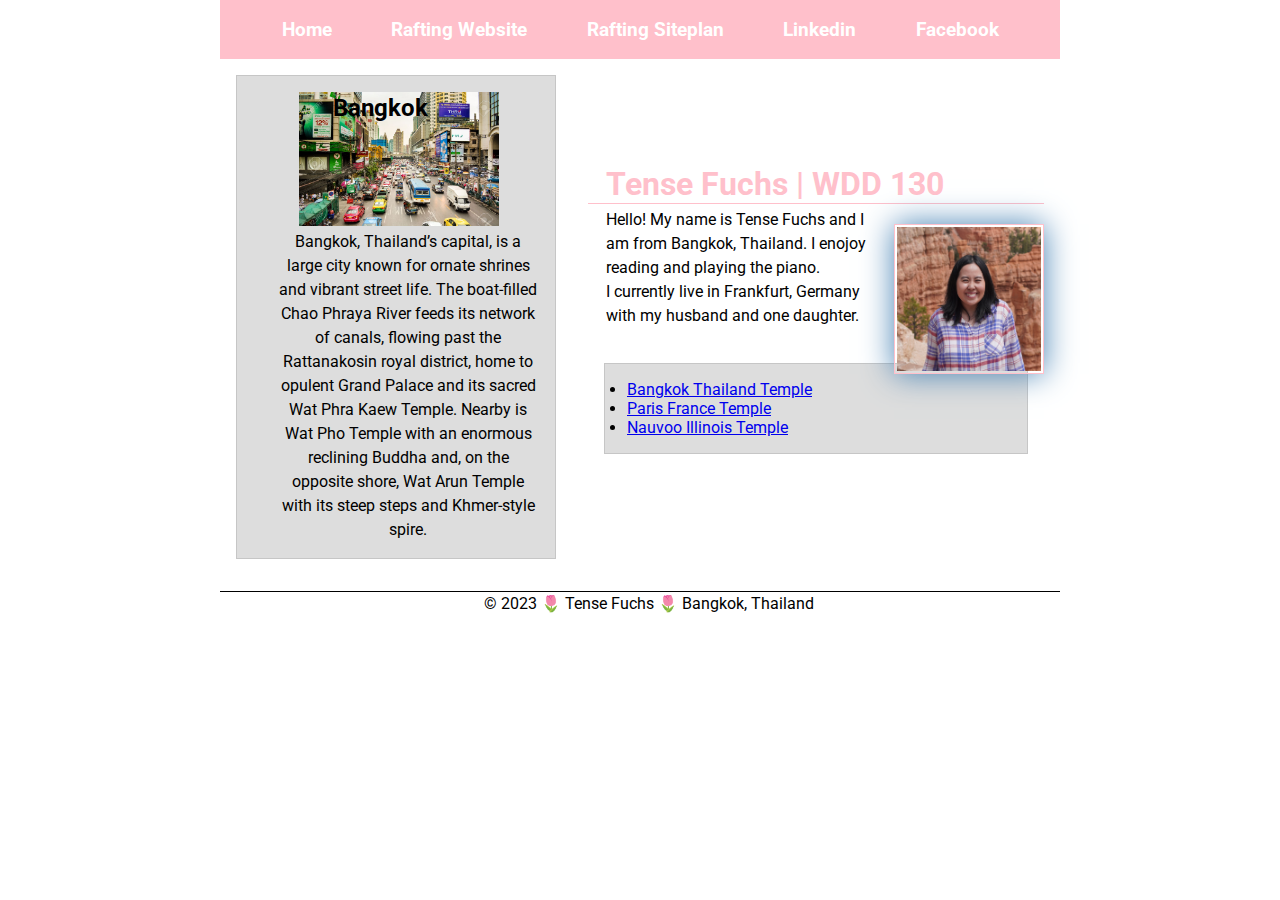
<file: index.html>
<!DOCTYPE html>
<html lang="en-US">

<head>
    <meta charset="UTF-8">
    <meta name="viewport" content="width=device-width, initial-scale=1.0">
    <meta name="description" content="This page is the project of the WDD 130 course made by Tense Fuchs">
    <meta name="author" content="Tense Fuchs">
    <link rel="stylesheet" href="./styles/styles.css">
    <title>Tense Fuchs | WDD 130</title>
</head>

<body>
    <header>
        <nav>
            <a href="#">Home</a>
            <a href="wwr/">Rafting Website</a>
            <a href="wwr/site-plan-rafting.html">Rafting Siteplan</a>
            <a href="https://www.linkedin.com/in/supa-anan-fuchs-220138216/" target="_blank">Linkedin</a>
            <a href="https://www.facebook.com/tenseprasansaph/" target="_blank">Facebook</a>
        </nav>
    </header>



    <div class="grid">
        <main>
            <h1>Tense Fuchs | WDD 130</h1>
            <img src="./images/profile.JPG" alt="Tense Fuchs profile pic" width="200">
            <p>
              Hello! My name is Tense Fuchs and I am from Bangkok, Thailand. I enojoy reading and playing the piano.</p>
              <p> I currently live in Frankfurt, Germany with my husband and one daughter.
            </p>
            <br>

            <ul class="box">
                <li><a href="https://www.churchofjesuschrist.org/temples/details/bangkok-thailand-temple?lang=eng" target="_blank">Bangkok Thailand Temple</a></li>
                <li><a href="https://www.churchofjesuschrist.org/temples/details/paris-france-temple?lang=eng" target="_blank">Paris France Temple</a></li>
                <li><a href="https://www.churchofjesuschrist.org/temples/details/nauvoo-illinois-temple?lang=eng"
                        target="_blank">Nauvoo Illinois Temple</a></li>
            </ul>
        </main>

        <aside class="box">
            <h2>Bangkok</h2>
            <img src="./images/bangkok.jpg" alt="Bangkok, Thailand" width="200">
            <p>
              Bangkok, Thailand’s capital, is a large city known for ornate shrines and vibrant street life. 
              The boat-filled Chao Phraya River feeds its network of canals, flowing past the Rattanakosin royal district, 
              home to opulent Grand Palace and its sacred Wat Phra Kaew Temple. Nearby is Wat Pho Temple with an enormous reclining Buddha 
              and, on the opposite shore, Wat Arun Temple with its steep steps and Khmer-style spire.
            </p>
        </aside>
    </div>

    <footer>
        <p>
          © 2023 🌷 Tense Fuchs 🌷 Bangkok, Thailand</p>
    </footer>
</body>
</html>
</file>
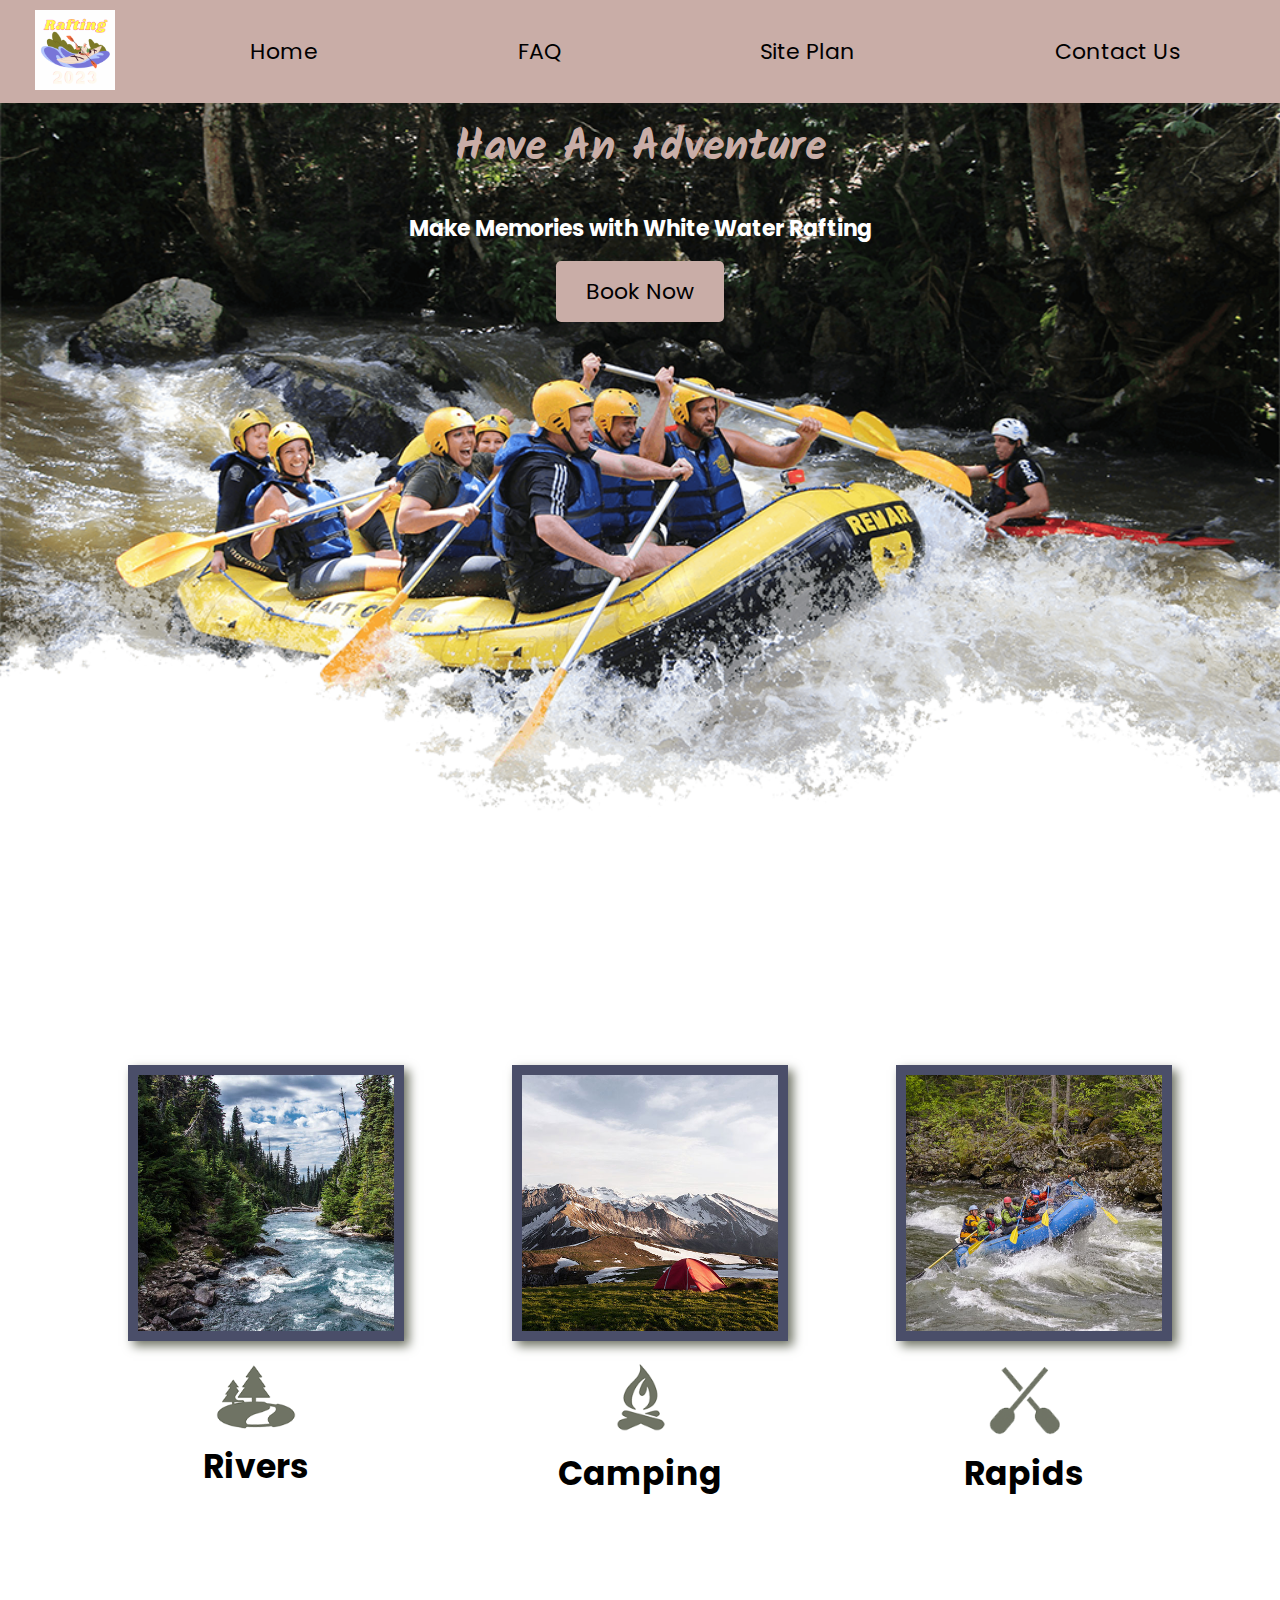
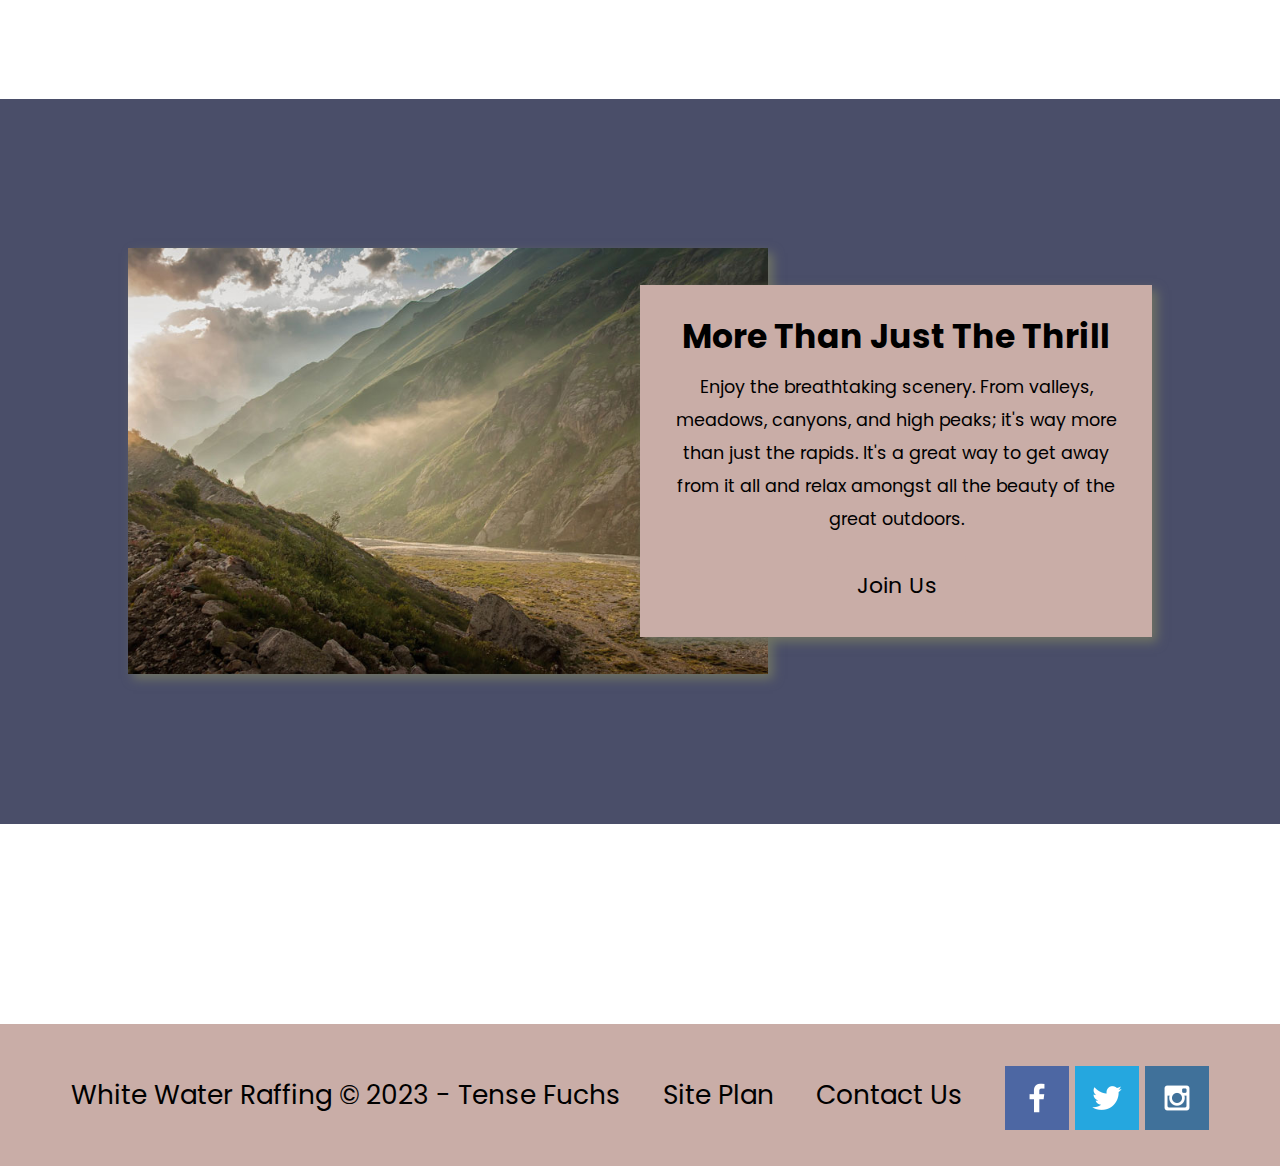
<file: wwr/index.html>
<!DOCTYPE html>
<html lang="en">
<head>
    <link rel="stylesheet" href="styles/style.css">
    <meta charset="UTF-8">
    <meta http-equiv="X-UA-Compatible" content="IE=edge">
    <meta name="viewport" content="width=device-width, initial-scale=1.0">
    <title>Home</title>
</head>
<body>
    <div id="content">
        <header>
            <a id="logo_link" href="index.html">
                <img class="logo" src="images/logo.png" alt="White Water Rafting Rafting Logo">
            </a>
            <nav>
                <a href="index.html">Home</a>
                <a href="faq.html">FAQ</a>
                <a href="site-plan-rafting.html">Site Plan</a>
                <a href="contact.html">Contact Us</a>
            </nav>
        </header>
        <div id="hero">
            <div id="hero-box">
                <img id="hero-img" src="images/hero.png" alt="People enjoying rafting">
            </div>
            <section id="hero-msg">
                <h1 class="home-title">Have An Adventure</h1>
                <h4>Make Memories with White Water Rafting</h4>
                <div class="button-box">
                    <a class="book" href="contact.html">Book Now</a>
                </div>
            </section>
        </div>
        <main class="home-grid">
            <section class="rivers-card">
                <img class="card-img" src="images/rivers.jpg" alt="River in forest">
                <img class="icon" src="images/river_icon.png" alt="river icon">
                <h2>Rivers</h2>
            </section>
            <section class="camping-card">
                <img class="card-img" src="images/camping.jpg" alt="Tent in mountains">
                <img class="icon" src="images/fire_icon.png" alt="fire icon">
                <h2>Camping</h2>
            </section>
            <section class="rapids-card">
                <img class="card-img" src="images/rapids.jpg" alt="Rafting boat">
                <img class="icon" src="images/oars.png" alt="oars icon">
                <h2>Rapids</h2>
            </section>
            <div id="background"></div>
            <img class="mountains" src="images/mountains.jpg" alt="Misty mountains">
            <section class="msg">
                <h2>More Than Just The Thrill</h2>
                <p>Enjoy the breathtaking scenery. From valleys, meadows, canyons, and high peaks; it's way more than just the rapids. It's a great way to get away from it all and relax amongst all the beauty of the great outdoors. </p>
                <a class="join" href="contact.html">Join Us</a>
            </section>
        </main>
        <footer>
            <p>White Water Raffing &copy; 2023 - Tense Fuchs</p>
            <p><a href="site-plan-rafting.html">Site Plan</a></p>
            <p><a href="contact.html">Contact Us</a></p>
            <div class="social">
                <a href="https://facebook.com" target="_blank">
                    <img src="images/facebook.png" alt="fb icon">
                </a>
                <a href="https://twitter.com" target="_blank">
                    <img src="images/twitter.png" alt="twitter icon">
                </a>
                <a href="https://instagram.com" target="_blank">
                    <img src="images/instagram.png" alt="instagram icon">
                </a>
            </div>
        </footer>
    </div> 
</body>
</html>
</file>
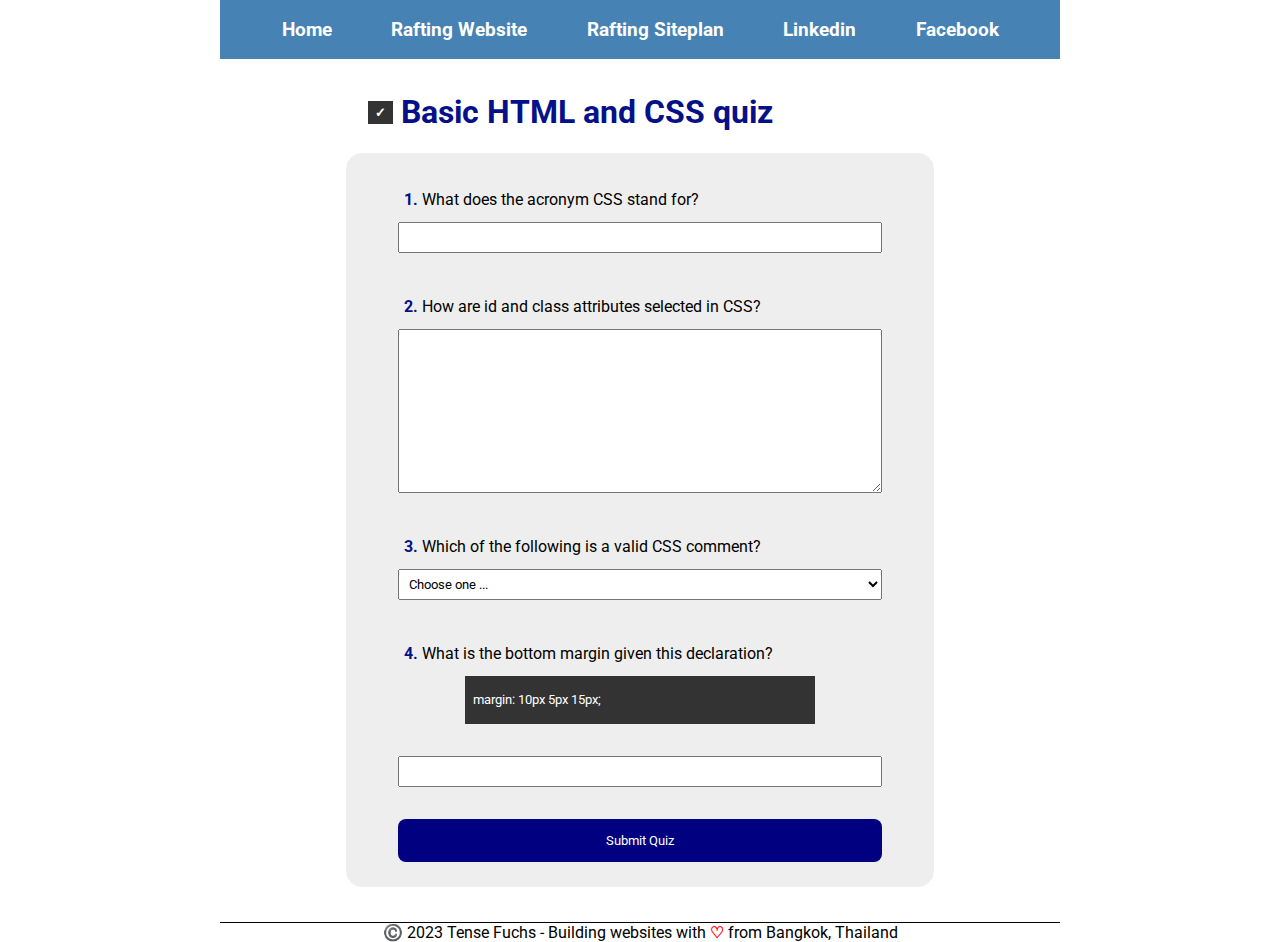
<file: quiz.html>
<!DOCTYPE html>
<html lang="en-US">

<head>
    <meta charset="UTF-8">
    <meta name="viewport" content="width=device-width, initial-scale=1.0">
    <meta name="description" content="This page is an HTML and CSS Quiz">
    <meta name="author" content="Tense Fuchs">
    <link rel="stylesheet" href="./styles/quiz.css">
    <title>HTML CSS Quiz</title>
</head>

<body>
    <header>
        <nav>
            <a href="#">Home</a>
            <a href="wwr/">Rafting Website</a>
            <a href="wwr/site-plan-rafting.html">Rafting Siteplan</a>
            <a href="https://www.linkedin.com/in/supa-anan-fuchs-220138216/" target="_blank">Linkedin</a>
            <a href="https://www.facebook.com/guggachgirl/" target="_blank">Facebook</a>
        </nav>
    </header>


    <main>
        <div class="grid">
            <h1><span class="checkmark">✓</span> Basic HTML and CSS quiz</h1>

            <form class="quiz">
                <label for="q1">1. What does the acronym CSS stand for?</label>
                <input type="text" name="q1" id="q1">
                <br>
                <label for="q2">2. How are id and class attributes selected in CSS?</label>
                <textarea name="q2" id="q2" cols="30" rows="10"></textarea>
                <br>
                <label for="q3">3. Which of the following is a valid CSS comment?</label>
                <select name="q3" id="q3">
                    <option value="" selected disabled>Choose one ...</option>
                    <option value="1">/* This is a valid comment */</option>
                    <option value="2">// This is a valid comment //</option>
                    <option value="3"># This is a valid comment #</option>
                </select>
                <br>
                <label for="q4">4. What is the bottom margin given this declaration?</label>
                <span class="code">margin: 10px 5px 15px;</span>
                <br>
                <input type="number" name="q4" id="q4">
                <br>
                <button type="submit">Submit Quiz</button>
            </form>
            <br>

        </div>

    </main>

    <footer>
        <p>
            ©️ 2023 Tense Fuchs - Building websites with <span class="heart">♡</span> from Bangkok,
            Thailand
        </p>
    </footer>
</body>
</html>
</file>
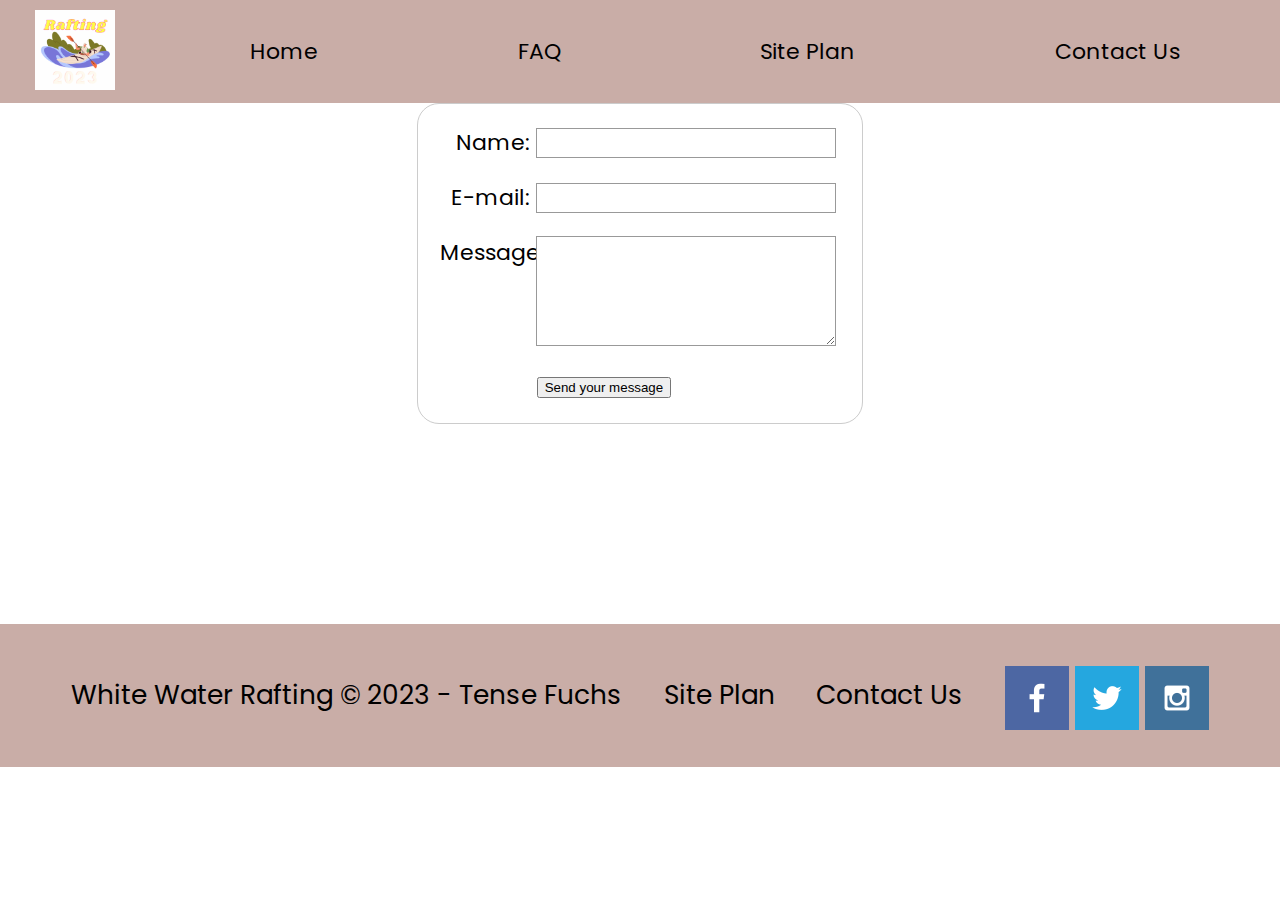
<file: wwr/contact.html>
<!DOCTYPE html>
<html lang="en">
<head>
    <link rel="stylesheet" href="styles/style.css">
    <meta charset="UTF-8">
    <meta http-equiv="X-UA-Compatible" content="IE=edge">
    <meta name="viewport" content="width=device-width, initial-scale=1.0">
    <title>Contact Us</title>
    <style>
        form {
  /* Center the form on the page */
  margin: 0 auto;
  width: 400px;
  /* Form outline */
  padding: 1em;
  border: 1px solid #ccc;
  border-radius: 1em;
}

ul {
  list-style: none;
  padding: 0;
  margin: 0;
}

form li + li {
  margin-top: 1em;
}

label {
  /* Uniform size & alignment */
  display: inline-block;
  width: 90px;
  text-align: right;
}

input,
textarea {
  /* To make sure that all text fields have the same font settings
     By default, textareas have a monospace font */
  font: 1em sans-serif;

  /* Uniform text field size */
  width: 300px;
  box-sizing: border-box;

  /* Match form field borders */
  border: 1px solid #999;
}

input:focus,
textarea:focus {
  /* Additional highlight for focused elements */
  border-color: #000;
}

textarea {
  /* Align multiline text fields with their labels */
  vertical-align: top;

  /* Provide space to type some text */
  height: 5em;
}

.button {
  /* Align buttons with the text fields */
  padding-left: 90px; /* same size as the label elements */
}

button {
  /* This extra margin represent roughly the same space as the space
     between the labels and their text fields */
  margin-left: 0.5em;
}
#feedback {
    background-color: antiquewhite;
    position: absolute;
    top: 0;
    left: 0;
    right: 0;
    padding: .5em;
    /* make this element invisible until we are ready for it */
    display: none;      
}
.moveDown {
    margin-top: 3em;
}
    </style>
</head>
<body>
    <header>
        <a id="logo_link" href="index.html">
            <img class="logo" src="images/logo.png" alt="White Water Rafting Logo">
        </a>
        <nav>
            <a href="index.html">Home</a>
            <a href="faq.html">FAQ</a>
            <a href="site-plan-rafting.html">Site Plan</a>
            <a href="contact.html">Contact Us</a>
        </nav>
    </header>
    <main>
        <div id="feedback"></div>
        <form action="/my-handling-form-page" method="post">
            <ul>
                <li>
                <label for="name">Name:</label>
                <input type="text" id="name" name="user_name" />
                </li>
                <li>
                <label for="mail">E-mail:</label>
                <input type="email" id="mail" name="user_email" />
                </li>
                <li>
                <label for="msg">Message:</label>
                <textarea id="msg" name="user_message"></textarea>
                </li>
                <li class="button">
                    <button type="submit">Send your message</button>
                </li>
            </ul>
        </form>
    </main>
    <footer>
        <p>White Water Rafting &copy; 2023 - Tense Fuchs</p>
        <p><a href="site-plan-rafting.html">Site Plan</a></p>
        <p><a href="contact.html">Contact Us</a></p>
        <div class="social">
            <a href="https://facebook.com" target="_blank">
                <img src="images/facebook.png" alt="fb icon">
            </a>
            <a href="https://twitter.com" target="_blank">
                <img src="images/twitter.png" alt="twitter icon">
            </a>
            <a href="https://instagram.com" target="_blank">
                <img src="images/instagram.png" alt="instagram icon">
            </a>
    </footer>
    <script>
        // get the feedback div element so we can do something with it.
        const feedbackElement = document.getElementById('feedback');
        // get the form so we can read what was entered in it.
        const formElement = document.forms[0];
        // add a 'listener' to wait for a submission of our form. When that happens run the code below.
        formElement.addEventListener('submit', function(e) {
            // stop the form from doing the default action.
            e.preventDefault();
            // set the contents of our feedback element to a message letting the user know the form was submitted successfully. Notice that we pull the name that was entered in the form to personalize the message!
            feedbackElement.innerHTML = 'Hello '+ formElement.user_name.value +'! Thank you for your message. We will get back with you as soon as possible!';
            // make the feedback element visible.
            feedbackElement.style.display = "block";
            // add a class to move everything down so our message doesn't cover it.
            document.body.classList.toggle('moveDown');
        });
    </script>
</body>
</html>
</file>
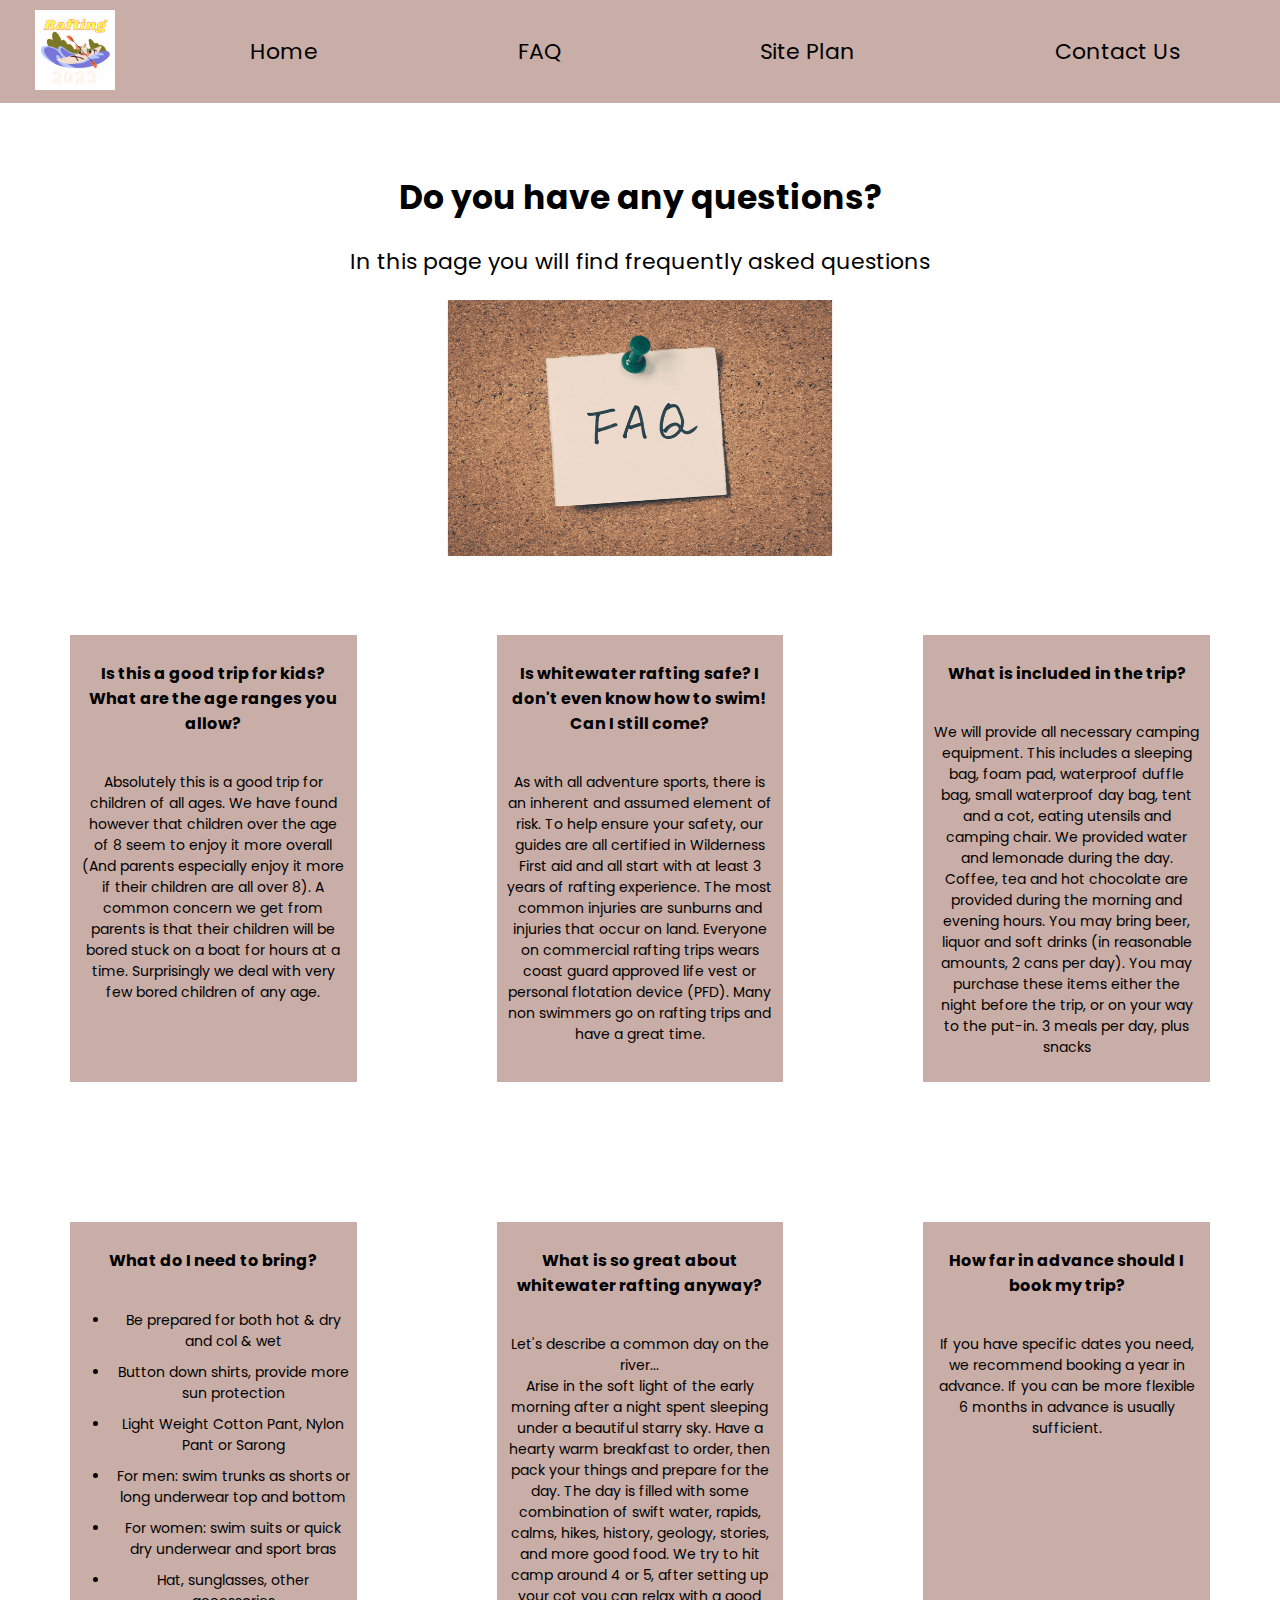
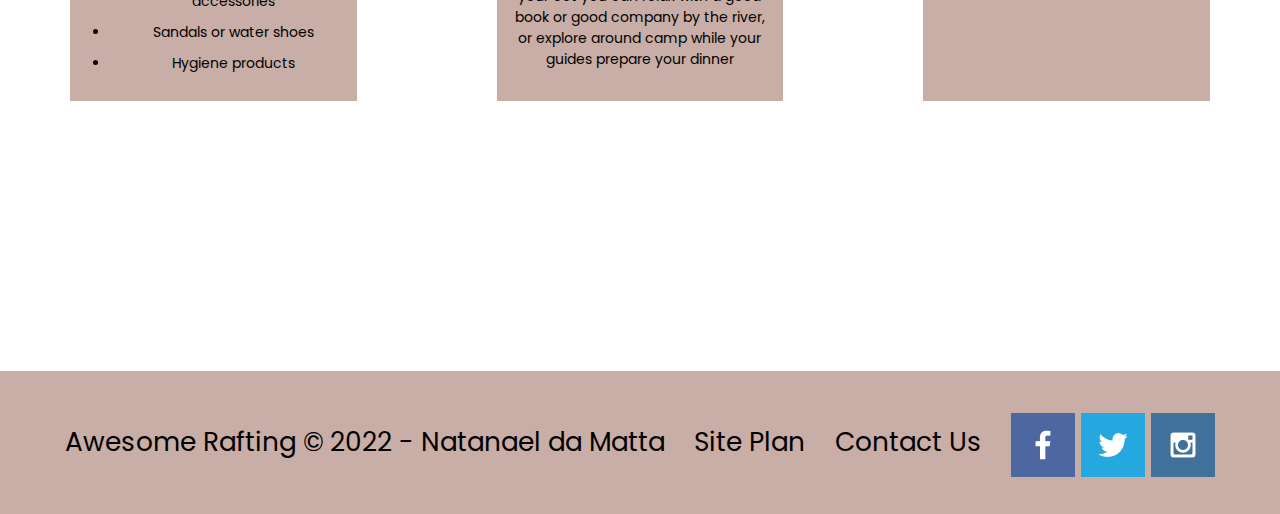
<file: wwr/faq.html>
<!DOCTYPE html>
<html lang="en">
<head>
    <link rel="stylesheet" href="styles/style.css">
    <meta charset="UTF-8">
    <meta http-equiv="X-UA-Compatible" content="IE=edge">
    <meta name="viewport" content="width=device-width, initial-scale=1.0">
    <title>FAQ</title>
</head>
<body>
    <div id="content">
        <header>
            <a id="logo_link" href="index.html">
                <img class="logo" src="images/logo.png" alt="Awesome Rafting Logo">
            </a>
            <nav>
                <a href="index.html">Home</a>
                <a href="faq.html">FAQ</a>
                <a href="site-plan-rafting.html">Site Plan</a>
                <a href="#">Contact Us</a>
            </nav>
        </header>
        <div class="title-aboutus">
            <h2>Do you have any questions?</h2>
            <p>In this page you will find frequently asked questions</p>
            <img src="images/faq1.png" alt="question mark">
        </div>

        <div class="aboutus-grid">
            <section class="question">
                <h3>Is this a good trip for kids? What are the age ranges you allow?</h3>
                <p>Absolutely this is a good trip for children of all ages. We have found however that children over the age of 8 seem to enjoy it more overall (And parents especially enjoy it more if their children are all over 8). A common concern we get from parents is that their children will be bored stuck on a boat for hours at a time. Surprisingly we deal with very few bored children of any age.</p>
            </section>

            <section class="question">
                <h3>Is whitewater rafting safe? I don't even know how to swim! Can I still come?</h3>
                <p>As with all adventure sports, there is an inherent and assumed element of risk. To help ensure your safety, our guides are all certified in Wilderness First aid and all start with at least 3 years of rafting experience. The most common injuries are sunburns and injuries that occur on land.
                    Everyone on commercial rafting trips wears coast guard approved life vest or personal flotation device (PFD). Many non swimmers go on rafting trips and have a great time.</p>
            </section>

            <section class="question">
                <h3>What is included in the trip?</h3>
                <p>We will provide all necessary camping equipment. This includes a sleeping bag, foam pad, waterproof duffle bag, small waterproof day bag, tent and a cot, eating utensils and camping chair.
                    We provided water and lemonade during the day. Coffee, tea and hot chocolate are provided during the morning and evening hours. You may bring beer, liquor and soft drinks (in reasonable amounts, 2 cans per day). You may purchase these items either the night before the trip, or on your way to the put-in. 3 meals per day, plus snacks</p>
            </section>

            <section class="question">
                <h3>What do I need to bring?</h3>
                <ul>
                    <li>Be prepared for both hot & dry and col & wet</li>
                    <li>Button down shirts, provide more sun protection</li>
                    <li>Light Weight Cotton Pant, Nylon Pant or Sarong</li>
                    <li>For men: swim trunks as shorts or long underwear top and bottom</li>
                    <li>For women: swim suits or quick dry underwear and sport bras</li>
                    <li>Hat, sunglasses, other accessories</li>
                    <li>Sandals or water shoes</li>
                    <li>Hygiene products</li>
                </ul>
            </section>

            <section class="question">
                <h3>What is so great about whitewater rafting anyway?</h3>
                <p>Let's describe a common day on the river...<br>
                    Arise in the soft light of the early morning after a night spent sleeping under a beautiful starry sky. Have a hearty warm breakfast to order, then pack your things and prepare for the day. The day is filled with some combination of swift water, rapids, calms, hikes, history, geology, stories, and more good food. We try to hit camp around 4 or 5, after setting up your cot you can relax with a good book or good company by the river, or explore around camp while your guides prepare your dinner</p>
            </section>

            <section class="question">
                <h3>How far in advance should I book my trip?</h3>
                <p>If you have specific dates you need, we recommend booking a year in advance. If you can be more flexible 6 months in advance is usually sufficient.</p>
            </section>
        </div>

        <footer>
            <p>Awesome Rafting &copy; 2022 - Natanael da Matta</p>
            <p><a href="site-plan-rafting.html">Site Plan</a></p>
            <p><a href="contactus.html">Contact Us</a></p>
            <div class="social">
                <a href="https://facebook.com" target="_blank">
                    <img src="images/facebook.png" alt="fb icon">
                </a>
                <a href="https://twitter.com" target="_blank">
                    <img src="images/twitter.png" alt="twitter icon">
                </a>
                <a href="https://instagram.com" target="_blank">
                    <img src="images/instagram.png" alt="instagram icon">
                </a>
            </div>
        </footer>
    </div> 
</body>
</html>
</file>
<file: styles/styles.css>
@import url('https://fonts.googleapis.com/css2?family=Roboto&family=Rock+Salt&display=swap');
@import url('https://fonts.googleapis.com/css2?family=Roboto:wght@300&display=swap');

* {
    margin: 0;
    padding: 0;
    box-sizing: border-box;
    font-family: 'Roboto', sans-serif;
}

header,
.grid,
footer {
    max-width: 840px;
    margin: 0 auto;
}

.grid {
    display: grid;
    align-items: center;
}

nav {
    background-color: pink;
    padding: 10px;
    display: flex;
    justify-content: space-evenly;
    align-items: center;
}

nav a {
    color: #fff;
    display: block;
    padding: 0.5rem;
    text-decoration: none;
    font-size: 1.2rem;
    font-weight: 700;
}

h1 {
    color: pink;
    padding-left: 18px;
    margin-bottom: 4px;
    border-bottom: 1px solid pink;
}

main {
    margin: 1rem;
    grid-column: 2/3;
}

main img {
    width: 150px;
    height: auto;
    border: 1px solid pink;
    padding: 2px;
    box-shadow: 0 0 30px steelblue;
    float: right;
    margin-top: 16px;
    margin-left: 16px;
    margin-bottom: 8px;
}

p {
    line-height: 1.5rem;
    padding: 0;
    padding-left: 18px;
}

aside {
    width: 20rem;
    text-align: center;
    position: relative;
    grid-column: 1/2;
    grid-row: 1/2;
}

aside img {
    width: 200px;
    height: auto;
}

aside h2 {
    top: 18px;
    left: 96px;
    position: absolute;
}

footer {
    margin-top: 1em;
    border-top: 1px solid #000;
    text-align: center;
}

/* Class Selectors */
.box {
    margin: 1rem;
    border: 1px solid rgba(0, 0, 0, .1);
    padding: 1rem;
    background-color: #ddd;
    color: #000;
    padding-left: 22px;
}

.heart {
    color: red;
    font-weight: bolder;
}
</file>
<file: wwr/styles/style.css>
@import url('https://fonts.googleapis.com/css2?family=Kalam&family=Poppins&display=swap');
/* CSS */
#content {
    max-width:1600px;
    margin:0 auto;
}

nav a{
    text-align:center;
    color:#000;
    text-decoration:none;
    padding: 35px;

}
nav {
    display: flex;
    justify-content: space-around; 
}
#background {
    height:725px;
    background-color: #4A4E69 ;
    grid-column: 1/11;
    grid-row: 4/9;
}

.book,.join {
    background-color:#C9ADA7;
    color:#000;
    text-decoration:none;
    text-align: center;
    padding: 15px 30px;
    margin-top: 50px;
    border-radius: 5px;
}

footer {
    background-color:#C9ADA7;
    color:#000;
    padding: 25px 50px;
    margin-top: 200px;
    display: flex;
    justify-content: space-around;
    align-items: center;
}

footer a {
    color:#000;
    text-decoration:none;
}

footer p {
    font-size: 1.2em;
}

footer p a:hover {
    text-decoration: underline;
}

footer a:hover {
    color:#FFF;
}

#hero-img {
    width:100%;
}

#hero {
    display: grid;
    grid-template-columns: 1fr 3fr 1fr;
    margin-top: -100px;
}

#hero-box {
    grid-column: 1/4;
    grid-row: 1/3;
    z-index: -1;
}

#hero-msg {
    grid-column: 2/3;
    grid-row: 1/2;
    margin-top: 100px;
}

nav a:hover,.book:hover,.join:hover {
    background-color:#C9ADA7;
    color:#FFF;
}
h4,.msg h2 {
    color:#000;
}

#hero-msg h4 {
    text-align: center;
    color: white;
}

#hero-msg h1,#hero-msg div,.button-box,main section {
    text-align: center;
}

header {
    background-color:#C9ADA7;
    display: grid;
    grid-template-columns: 150px auto;
}

body {
    background-color: #FFF;
    font-family: Poppins, Helvetica, sans-serif;
    font-size: 22px;
    margin: 0;
    padding: 0;
}

.logo {
width:80px;
}
.home-title {
    color:#C9ADA7;
    font-family: Kalam;
    font-size: 2em;
    margin-top: 10px;
}
.msg p {
    color:#000;
    font-size: .8em;
    padding-bottom: 15px;
}
.msg {
    background-color:#C9ADA7;
    line-height: 1.5em;
    padding: 35px;
    grid-column: 6/10;
    grid-row: 6/7;
    box-shadow: 5px 5px 10px #6f7364;
}
h2 {
    margin: 0;
}
#logo_link {
    padding-top: 5px;
    justify-self: center;
    align-self: center;
}
.icon {
    width: 80px;
    padding-top: 10px;
}
footer .social img {
    padding-top: 15px;
}
.rivers-card, .camping-card, .rapids-card {
    margin: 200px 0;
}
.card-img {
    border: 10px solid #4A4E69;
    transition: transform .5s;
    box-shadow: 5px 5px 10px #6f7364;
}
.card-img:hover {
    opacity: .6;
    transform: scale(1.1);
}
.main section img {
    box-sizing: border-box;
}
.home-grid {
    display: grid;
    grid-template-columns: repeat(10, 1fr);
}
.card-img, .mountains {
    width: 100%
}
.rivers-card {
    grid-column: 2/4;
    grid-row: 2/3;
}
.camping-card {
    grid-column: 5/7;
    grid-row: 2/3;
}
.rapids-card {
    grid-column: 8/10;
    grid-row: 2/3;
}
.mountains {
    grid-column: 2/7;
    grid-row: 5/8;
    box-shadow: 5px 5px 10px #6f7364;
}

/* ------------------------- ABOUT US PAGE ------------------------- */
.title-aboutus {
    text-align: center;
}
.title-aboutus h2 {
    margin-top: 70px;
}
.title-aboutus img {
    width: 40%;
}

.aboutus-grid {
    display: grid;
    grid-template-columns: repeat(3, 1fr);
    text-align: center;
    box-sizing: border-box;
    
    
}
.question{
    background: #C9ADA7;
    margin: 70px;
    word-wrap: break-word;
    vertical-align: middle;
    

}
.aboutus-grid .question h3  {
    font-size: 16px;
    padding: 10px;
}
.aboutus-grid .question p {
    font-size: 14px;
    padding: 10px;
}
.aboutus-grid .question li {
    font-size: 14px;
    padding: 5px;
}



@media screen and (max-width: 900px) {
    #hero, .home-grid {
        display: block;
        height: auto;
    }
    nav, footer {
        flex-direction: column;
    }
    nav a {
        display: block;
        padding: 15px;
    }
    #hero {
        margin-top: 0;
    }
    #hero-msg {
        margin-top: 0;
    }
    #hero-msg h4 {
        display: none;
    }
    .home-title {
        font-size: 25px;
        color: #6f7364;
    }
    .rivers-card, .camping-card, .rapids-card { 
        margin: 50px auto;
        width: 60%;
    }
    #background {
        display: none;
    }
    .mountains, .msg {
        width: 80%;
        display: block;
        margin: 0 auto;
    }
    footer {
        margin-top: 25px;
    }
}
</file>
<file: styles/quiz.css>
@import url('https://fonts.googleapis.com/css2?family=Roboto&family=Rock+Salt&display=swap');
@import url('https://fonts.googleapis.com/css2?family=Roboto:wght@300&display=swap');

* {
    margin: 0;
    padding: 0;
    box-sizing: border-box;
    font-family: 'Roboto', sans-serif;
}

header,
.grid,
footer {
    max-width: 840px;
    margin: 0 auto;
}

.grid {
    display: grid;
    align-items: center;
}

nav {
    background-color: steelblue;
    padding: 10px;
    display: flex;
    justify-content: space-evenly;
    align-items: center;
}

nav a {
    color: #fff;
    display: block;
    padding: 0.5rem;
    text-decoration: none;
    font-size: 1.2rem;
    font-weight: 700;
}

.checkmark {
    background-color: #333333;
    color: #fff;
    padding: 4px 7px;
    font-size: small;
    position: relative;
    bottom: 6px;
}

h1 {
    color: #051089;
    padding: 18px;
    margin-bottom: 4px;
    margin-left: 130px;
    text-align: start;
}

main {
    margin: 1rem;
    grid-column: 1/2;
}

.quiz {
    display: flex;
    flex-direction: column;
    justify-content: center;
    align-items: center;
    width: 70%;
    margin: 0 auto;
    padding: 24px;
    line-height: 2rem;
    background-color: #EEEEEE;
    border: 1px solid #EEEEEE;
    border-radius: 16px;
}

.quiz label,
input,
textarea,
select {
    padding: 6px;
    width: 90%;
}

.quiz label::first-letter,
.quiz label:nth-child(2) {
    font-weight: bolder;
    color: #051089;
}

.code {
    background-color: #333333;
    color: #fff;
    font-size: small;
    padding: 8px;
    width: 65%;
}

.quiz button {
    background-color: #000080;
    color: #fff;
    padding: 14px 22px;
    border: none;
    border-radius: 8px;
    margin: 0 auto;
    width: 90%;
}

footer {
    margin-top: 1em;
    border-top: 1px solid #000;
    text-align: center;
}

.heart {
    color: red;
    font-weight: bolder;
}
</file>
